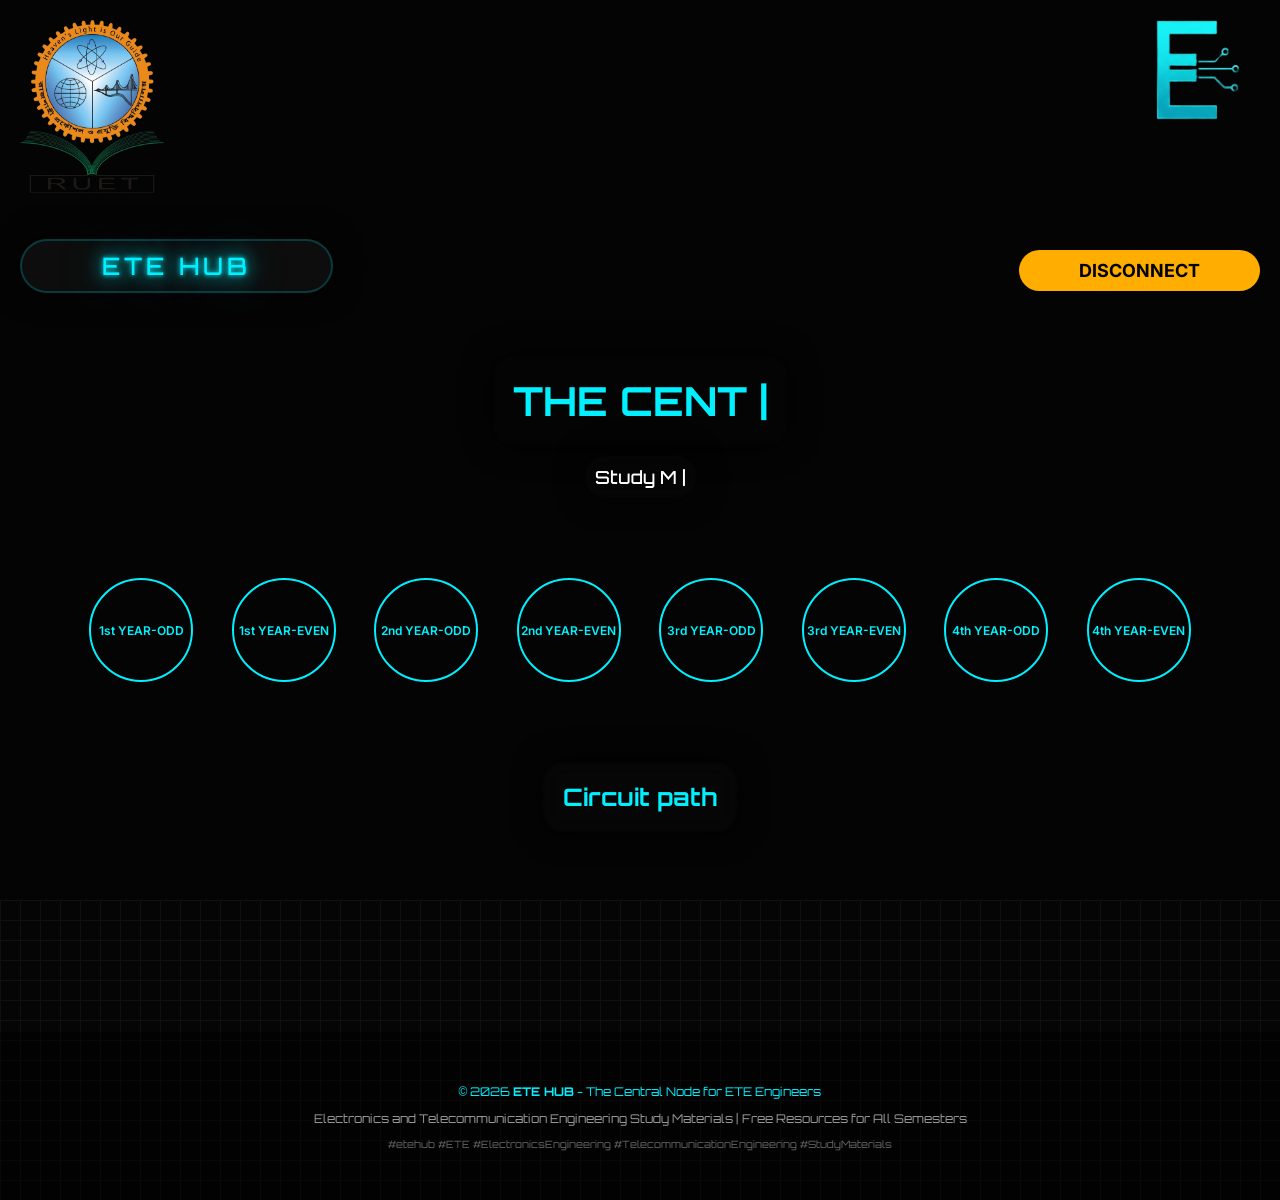
<file: index.html>
<!doctype html>
<html lang="en">
  <head>
    <meta charset="UTF-8" />
    <meta name="viewport" content="width=device-width, initial-scale=1.0" />
    <title>
      ETE HUB - Electronics and Telecommunication Engineering Study Hub
    </title>
    <meta
      name="title"
      content="ETE HUB - Electronics and Telecommunication Engineering Study Hub"
    />
    <meta
      name="description"
      content="ETE HUB is the ultimate study resource for Electronics and Telecommunication Engineering students. Access free study materials, lecture notes, textbooks, and question banks for all semesters from 1st year to 4th year."
    />
    <meta
      name="keywords"
      content="ete hub, ETE HUB, etehub, electronics engineering, telecommunication engineering, ETE study materials, engineering notes, circuit theory, digital electronics, analog electronics, ETE books, ETE question bank, ETE notes, electrical engineering, engineering hub"
    />
    <meta name="robots" content="index, follow" />
    <meta name="language" content="English" />
    <meta name="author" content="ETE HUB" />
    <meta property="og:type" content="website" />
    <meta
      property="og:url"
      content="https://shaikh-dotcom.github.io/Meteoric/"
    />
    <meta
      property="og:title"
      content="ETE HUB - Electronics and Telecommunication Engineering Study Hub"
    />
    <meta
      property="og:description"
      content="Free study materials, notes, books, and question banks for ETE students from 1st to 4th year"
    />
    <meta
      property="og:image"
      content="https://shaikh-dotcom.github.io/Meteoric/assests/E-logo-removebg-preview.png"
    />
    <meta property="twitter:card" content="summary_large_image" />
    <meta
      property="twitter:url"
      content="https://shaikh-dotcom.github.io/Meteoric/"
    />
    <meta
      property="twitter:title"
      content="ETE HUB - Electronics and Telecommunication Engineering Study Hub"
    />
    <meta
      property="twitter:description"
      content="Free study materials, notes, books, and question banks for ETE students"
    />
    <meta
      property="twitter:image"
      content="https://shaikh-dotcom.github.io/Meteoric/assests/E-logo-removebg-preview.png"
    />
    <link rel="canonical" href="https://shaikh-dotcom.github.io/Meteoric/" />
    <link
      rel="icon"
      type="image/png"
      href="assests/E-logo-removebg-preview.png"
    />
    <link rel="stylesheet" href="style.css" />
    <link rel="preconnect" href="https://fonts.googleapis.com" />
    <link rel="preconnect" href="https://fonts.gstatic.com" crossorigin />
    <link
      href="https://fonts.googleapis.com/css2?family=Inter:wght@400;600;700&family=Orbitron:wght@500;700&display=swap"
      rel="stylesheet"
    />
    <script type="application/ld+json">
      {
        "@context": "https://schema.org",
        "@type": "EducationalOrganization",
        "name": "ETE HUB",
        "alternateName": ["ete hub", "etehub", "ETE Hub"],
        "url": "https://shaikh-dotcom.github.io/Meteoric/",
        "logo": "https://shaikh-dotcom.github.io/Meteoric/assests/E-logo-removebg-preview.png",
        "description": "The central hub for Electronics and Telecommunication Engineering students. Free study materials, notes, textbooks, and question banks from 1st to 4th year.",
        "educationalLevel": "Higher Education",
        "knowsAbout": [
          "Electronics Engineering",
          "Telecommunication Engineering",
          "Circuit Theory",
          "Digital Electronics",
          "Analog Electronics",
          "Electrical Circuits",
          "Physics for Engineers",
          "Engineering Mathematics"
        ]
      }
    </script>
  </head>
  <body>
    <video
      loop
      muted
      playsinline
      class="video-desktop"
      id="video-desktop"
      preload="none"
      poster="data:image/svg+xml,%3Csvg xmlns='http://www.w3.org/2000/svg' viewBox='0 0 1920 1080'%3E%3Crect fill='%23050505' width='1920' height='1080'/%3E%3C/svg%3E"
    >
      <source
        src="assests/2792370-hd_1920_1080_30fps-compresed.mp4"
        type="video/mp4"
      />
    </video>
    <script>
      window.addEventListener("load", function () {
        const video = document.getElementById("video-desktop");
        video.load();
        video.play().catch((e) => console.log("Video autoplay prevented"));
      });
      function toggleVideo() {
        const video = document.getElementById("video-desktop");
        if (video.paused) {
          video.play();
          document.querySelector(".button").textContent = "DISCONNECT";
        } else {
          video.pause();
          document.querySelector(".button").textContent = "CONNECT";
        }
      }
    </script>
    <header class="brand">
      <img
        src="assests/Whats-App-Image-2025-11-13-at-9-35-35-PM-removebg-preview.png"
        class="brand-logo"
        alt="Brand Logo"
      />
      <img
        src="assests/E-logo-removebg-preview.png"
        class="ete-logo"
        alt="ETE Hub Logo"
      />
    </header>
    <header class="header">
      <div class="logo">ETE HUB</div>
      <nav class="search-bar">
        <button class="button" onclick="toggleVideo()">DISCONNECT</button>
      </nav>
    </header>
    <main class="page">
      <div class="heading">
        <span
          class="typeWriter"
          data-text='["THE CENTRAL NODE FOR ETE ENGINEERS"]'
          data-max="0.6"
          data-speed="2"
          data-start="500"
        ></span>
      </div>
      <div class="top-para">
        <span
          class="typeWriter"
          data-text='[" Study Materials, Schematics, and Archives. From 1st Year Odd to 4th Year Even Semester"]'
          data-max="0.6"
          data-speed="2"
          data-start="500"
        ></span>
      </div>
      <nav class="round-card desktop only">
        <div class="round-card-one" onclick="loadSemester('1-odd', this)">
          1st YEAR-ODD
        </div>
        <div class="round-card-two" onclick="loadSemester('1-even', this)">
          1st YEAR-EVEN
        </div>
        <div class="round-card-three" onclick="loadSemester('2-odd', this)">
          2nd YEAR-ODD
        </div>
        <div class="round-card-four" onclick="loadSemester('2-even', this)">
          2nd YEAR-EVEN
        </div>
        <div class="round-card-five" onclick="loadSemester('3-odd', this)">
          3rd YEAR-ODD
        </div>
        <div class="round-card-six" onclick="loadSemester('3-even', this)">
          3rd YEAR-EVEN
        </div>
        <div class="round-card-seven" onclick="loadSemester('4-odd', this)">
          4th YEAR-ODD
        </div>
        <div class="round-card-eight" onclick="loadSemester('4-even', this)">
          4th YEAR-EVEN
        </div>
      </nav>
      <div class="radial-menu-container mobile-only">
        <div class="radial-trigger" onclick="toggleMenu()">
          <div class="trigger-icon">⚡</div>
          <div class="trigger-text">SEMESTERS</div>
        </div>
        <div class="radial-items">
          <div
            class="radial-item"
            style="--i: 0"
            onclick="selectSemesterMobile('1-odd', this)"
          >
            1-1
          </div>
          <div
            class="radial-item"
            style="--i: 1"
            onclick="selectSemesterMobile('1-even', this)"
          >
            1-2
          </div>
          <div
            class="radial-item"
            style="--i: 2"
            onclick="selectSemesterMobile('2-odd', this)"
          >
            2-1
          </div>
          <div
            class="radial-item"
            style="--i: 3"
            onclick="selectSemesterMobile('2-even', this)"
          >
            2-2
          </div>
          <div
            class="radial-item"
            style="--i: 4"
            onclick="selectSemesterMobile('3-odd', this)"
          >
            3-1
          </div>
          <div
            class="radial-item"
            style="--i: 5"
            onclick="selectSemesterMobile('3-even', this)"
          >
            3-2
          </div>
          <div
            class="radial-item"
            style="--i: 6"
            onclick="selectSemesterMobile('4-odd', this)"
          >
            4-1
          </div>
          <div
            class="radial-item"
            style="--i: 7"
            onclick="selectSemesterMobile('4-even', this)"
          >
            4-2
          </div>
        </div>
      </div>
      <h2 class="card-name" id="semester-title">Circuit path</h2>
      <div class="card" id="subject-container"></div>
    </main>
    <div class="pop-up" id="pop-up-materials">
      <div class="pop-up-box">
        <div class="pop-up-header">
          <h2 class="pop-up-tittle">Engineering Graphics and Design</h2>
          <button class="close-btn" onclick="closeModal()">✖</button>
        </div>
        <div class="pop-up-tab">
          <button class="tab-btn active" onclick="switchTab('books', this)">
            BOOKS
          </button>
          <button class="tab-btn" onclick="switchTab('notes', this)">
            NOTES
          </button>
          <button class="tab-btn" onclick="switchTab('questions', this)">
            QUESTION BANK
          </button>
        </div>
        <div class="pop-up-body">
          <div id="books" class="tab-content active-content"></div>
          <div id="notes" class="tab-content"></div>
          <div id="questions" class="tab-content"></div>
        </div>
      </div>
    </div>
    <div class="pdf" id="pdf">
      <div id="pdf-modal" class="modal-overlay">
        <div class="pdf-box">
          <div class="modal-header">
            <h2 id="pdf-preview-title" class="modal-title">DOC TITLE</h2>
            <button class="close-btn" onclick="closePdfModal()">✖</button>
            <a
              class="expand-btn"
              id="expand-link"
              href="#"
              target="_blank"
              title="Open in Google Drive"
              >⛶</a
            >
          </div>
          <div class="pdf-body">
            <iframe id="pdf-iframe" src=""></iframe>
          </div>
          <div class="pdf-footer">
            <a id="pdf-download-btn" href="#" download class="connect-btn"
              >Download PDF</a
            >
          </div>
        </div>
      </div>
    </div>
    <section style="position: absolute; left: -9999px; top: -9999px">
      <h1>
        ETE HUB - The Complete Study Hub for Electronics and Telecommunication
        Engineering
      </h1>
      <h2>Free ETE Study Materials, Notes, Books and Question Banks</h2>
      <p>
        Welcome to ETE HUB, the ultimate online resource for Electronics and
        Telecommunication Engineering students. Access comprehensive study
        materials including textbooks, lecture notes, previous year question
        papers, and examination resources for all eight semesters.
      </p>
      <h3>What is ETE HUB?</h3>
      <p>
        ETE HUB is a centralized platform providing free educational resources
        for Electronics and Telecommunication Engineering (ETE) students.
        Whether you're in 1st year or 4th year, find all your study materials in
        one place.
      </p>
      <h3>Available Resources</h3>
      <p>
        Circuit Theory, Electrical Circuits, Digital Electronics, Analog
        Electronics, Microprocessors, Communication Systems, Signal Processing,
        Control Systems, Electronic Devices, Network Analysis, Electromagnetic
        Theory, and more.
      </p>
      <h3>Semester-wise Materials</h3>
      <ul>
        <li>
          1st Year Odd Semester - Engineering Graphics, Circuit Theory, Physics,
          Mathematics, Programming
        </li>
        <li>
          1st Year Even Semester - Analog Electronics, Digital Electronics,
          Electrical Machines
        </li>
        <li>
          2nd Year Odd Semester - Advanced Electronics, Communication, Networks
        </li>
        <li>
          2nd Year Even Semester - Microprocessors, Signal Processing, Control
          Systems
        </li>
        <li>
          3rd Year Odd Semester - Advanced Communication, VLSI Design, Embedded
          Systems
        </li>
        <li>
          3rd Year Even Semester - Wireless Communication, Optical Fiber,
          Microwave Engineering
        </li>
        <li>4th Year Odd Semester - Advanced Topics, Projects, Electives</li>
        <li>
          4th Year Even Semester - Final Year Projects, Industrial Training
        </li>
      </ul>
      <p>
        ETE HUB, ete hub, etehub - Your one-stop destination for all ETE
        engineering study needs. Free download of books, notes, question banks,
        and previous year papers.
      </p>
    </section>
    <footer
      style="
        text-align: center;
        padding: 40px 20px;
        color: #00f0ff;
        font-family: &quot;Orbitron&quot;, sans-serif;
        font-size: 12px;
        background: rgba(0, 0, 0, 0.5);
        margin-top: 60px;
      "
    >
      <p>
        © 2026 <strong>ETE HUB</strong> - The Central Node for ETE Engineers
      </p>
      <p style="margin-top: 10px; color: rgba(255, 255, 255, 0.6)">
        Electronics and Telecommunication Engineering Study Materials | Free
        Resources for All Semesters
      </p>
      <p
        style="
          margin-top: 10px;
          font-size: 10px;
          color: rgba(255, 255, 255, 0.4);
        "
      >
        #etehub #ETE #ElectronicsEngineering #TelecommunicationEngineering
        #StudyMaterials
      </p>
    </footer>
    <script
      defer
      src="assests/TypeLighterJS-Typewriter-master/typelighter.min.js"
    ></script>
    <script defer src="script.js"></script>
  </body>
</html>
</file>
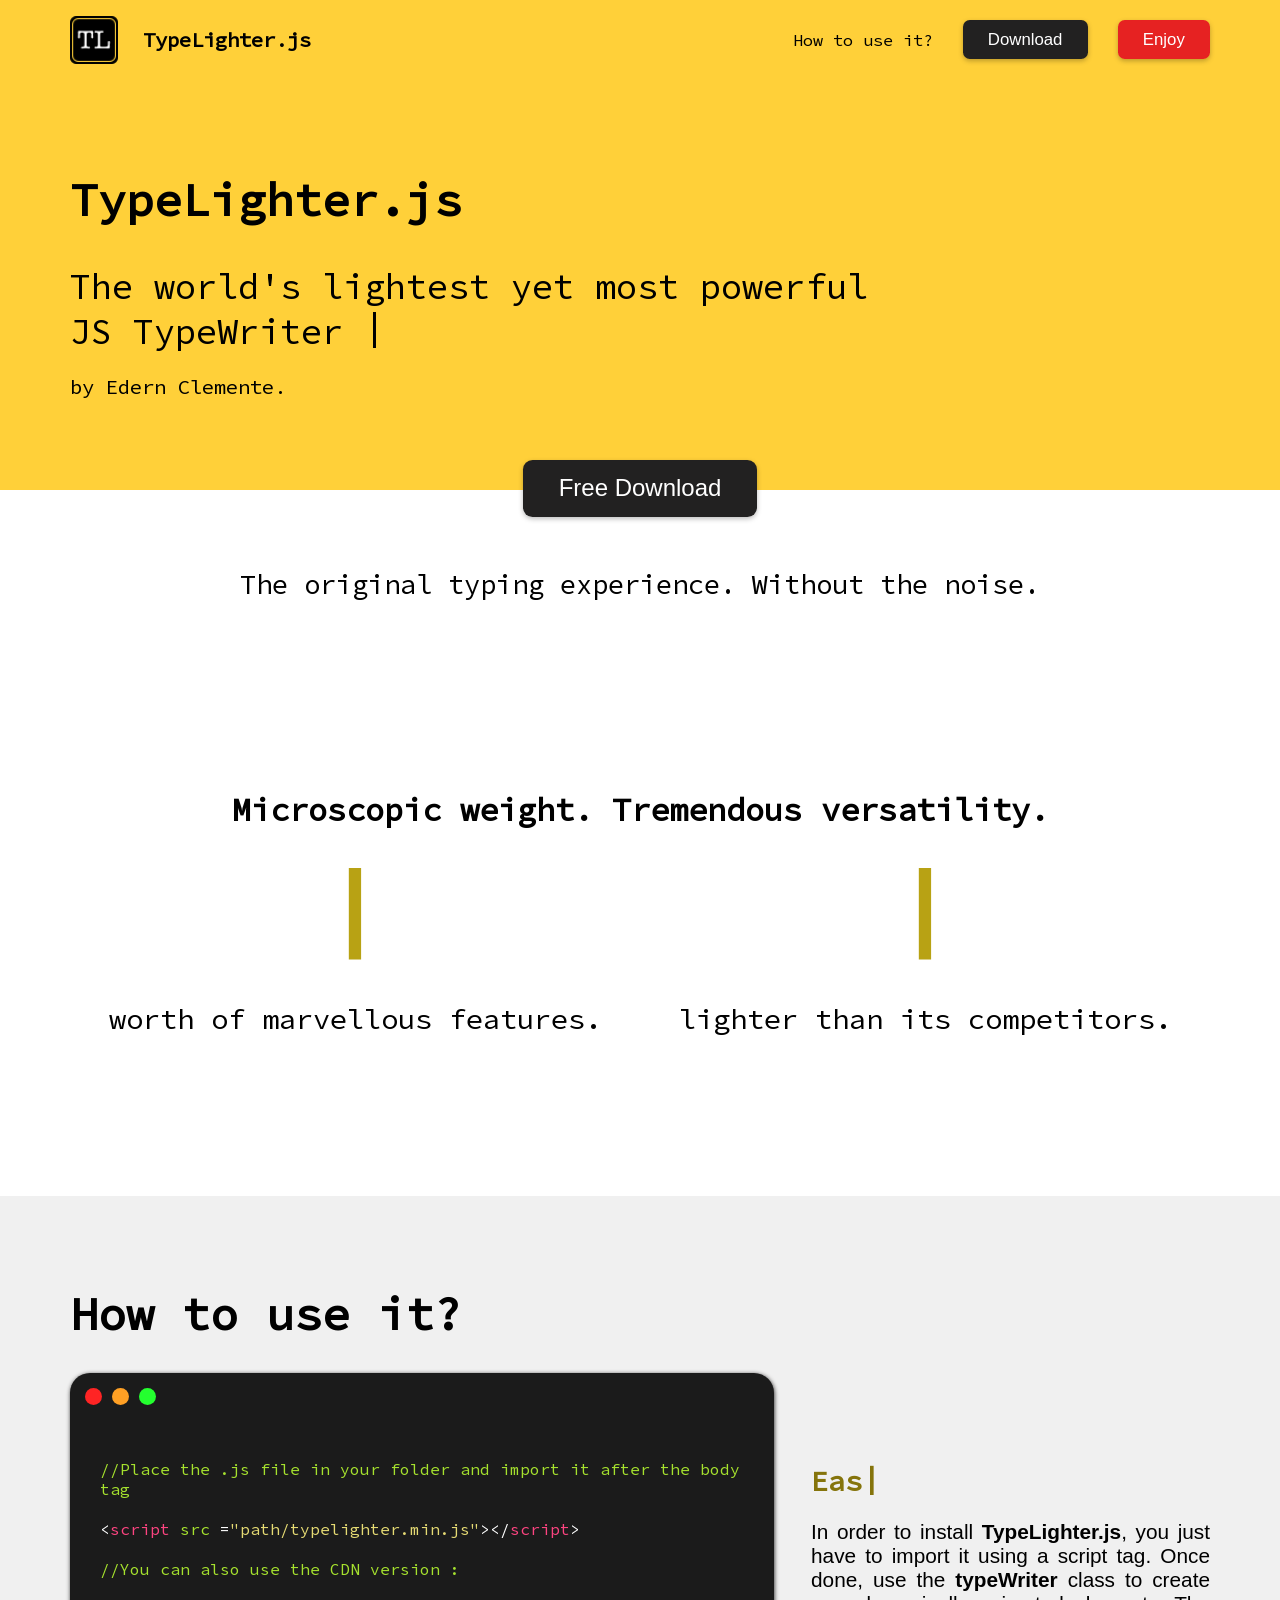
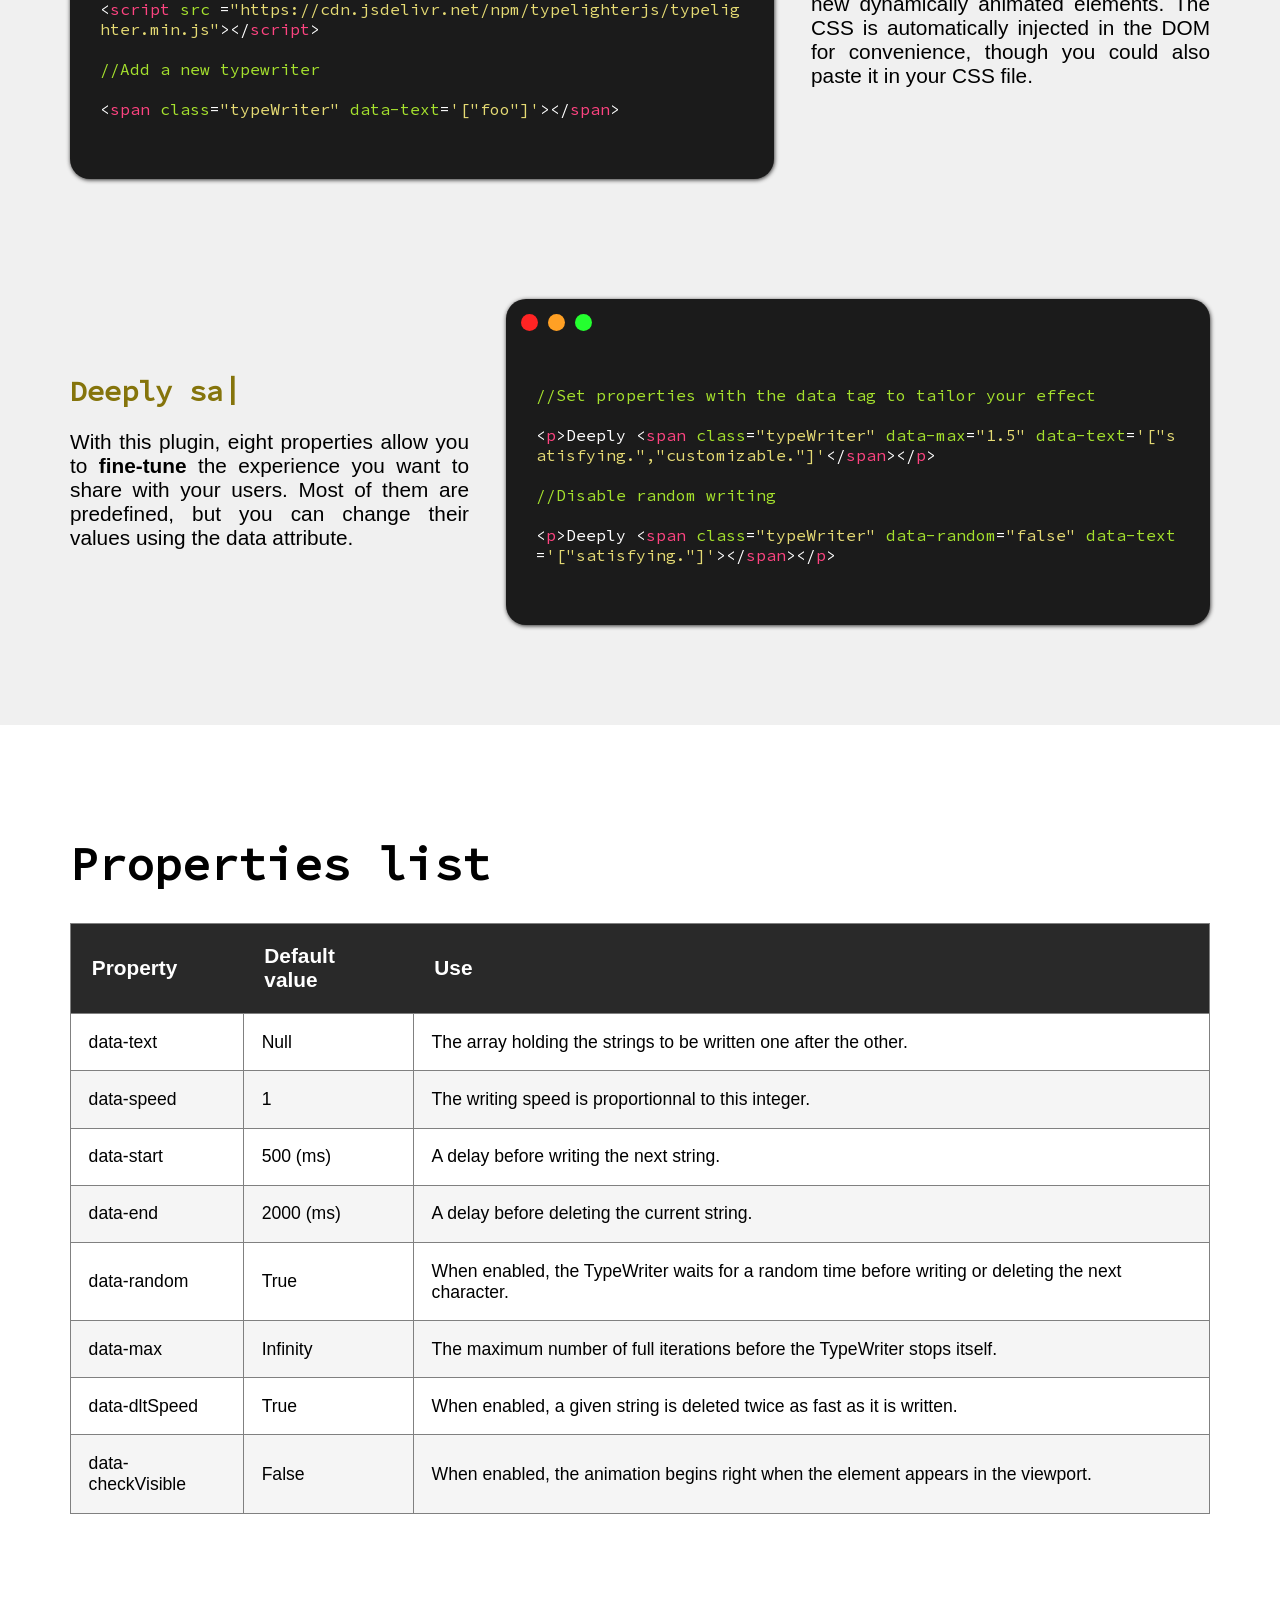
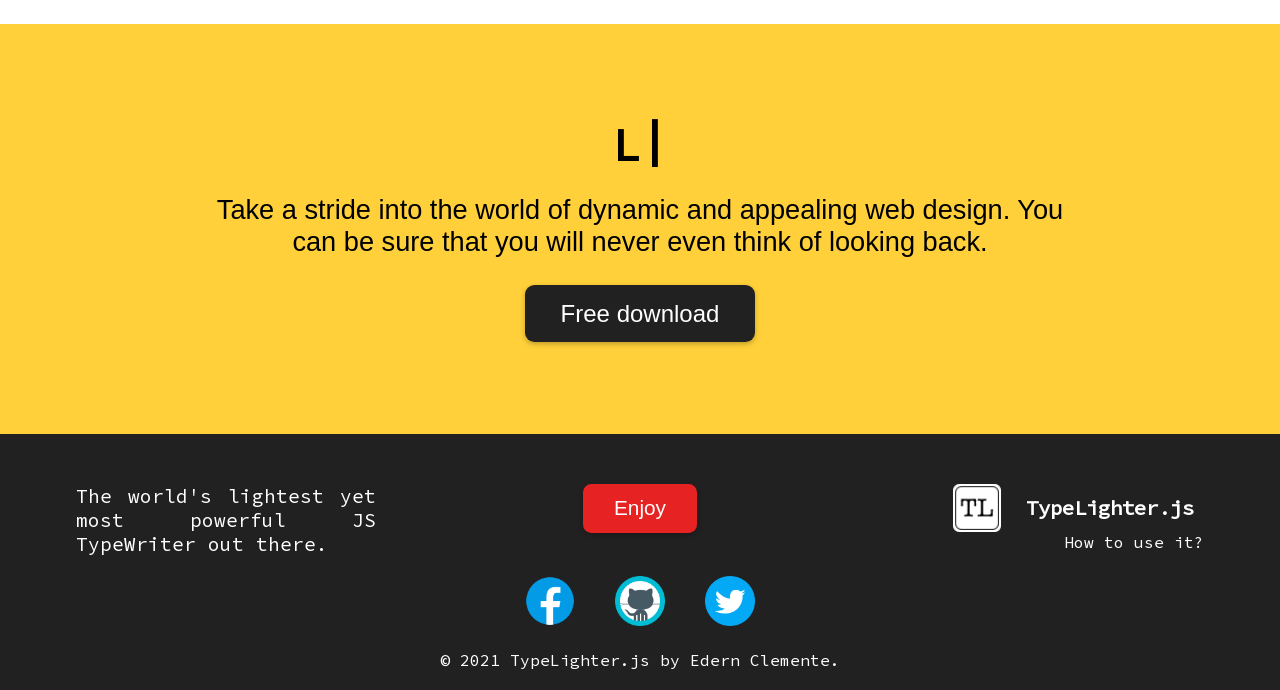
<file: TypeLighterJS-Typewriter-master/examples/example 1/index.html>
<!DOCTYPE html>
<!--/
╔╦╦╦═╦╗╔═╦═╦══╦═╗
║║║║╩╣╚╣═╣║║║║║╩╣
╚══╩═╩═╩═╩═╩╩╩╩═╝
/-->
<html lang="en">

<head>
    <meta charset="utf-8">
    <meta name="viewport" content="width=device-width" , initial-scale=1.0 />
    <title>TypeLighter.js | The world's lightest yet most powerful JS Typewriter</title>
    <meta name="description" content="Take a stride into the world of dynamic and appealing JS TypeWriters. You can be sure that you will never even think of looking back." />
    <meta name="language" content="en" />
    <link rel="stylesheet" href="css/style.min.css">

    <!--favicon part-->
    <link rel="icon" type="image/x-icon" href="favicon.ico">		
    <meta name="msapplication-TileColor" content="#0c2644">
    <meta name="theme-color" content="#f5f5f5">
</head>

<body>
    <header>
        <div class="navbar">
            <div class="navbar-brand">
                <img src="images/logoTypeLighter.js.png" alt="Logo">
                <p><strong>TypeLighter.js</strong></p>
            </div>
            <nav class="navbar-nav">
                <ul>
                    <li><a href="#howtouse">How to use it?</a></li>
                    <li><a href="https://github.com/EdernClemente/TypeLighterJS/archive/master.zip" class="btn-fill btn-black">Download</a></li>
                    <li><a href="#" class="btn-fill btn-red">Enjoy</a></li>
                </ul>
            </nav>
        </div>
    </header>
    <section>
        <div class="bg-yellow">
            <div class="container">
                <h1>TypeLighter.js</h1>
                <p>The world's lightest yet most powerful JS TypeWriter<span class="typeWriter" data-start="1500" data-speed="1.5" data-max="2.5" data-text='[" out there.", " of the world."]'></span></p>
                <p class="sign">by Edern Clemente.</p>
            </div>
        </div>
        <div class="container flex-center">
            <a href="https://github.com/EdernClemente/TypeLighterJS/archive/master.zip" class="btn-fill btn-black btn-big relative">Free Download</a>
            <p>The original typing experience. Without the noise.</p>
        </div>
    </section>
    
    <section class="container number-part">
        <h3 class="txt-center"><strong>Microscopic weight. Tremendous versatility.</strong></h3>
        <div class="column-wrap">
            <div class="column w-50">
                <p class="key-number"><strong><span class="typeWriter" data-checkVisible="true" data-start="500" data-max="0.5" data-text='["1.04kB"]'></span></strong></p>
                <p>worth of marvellous features.</p>
            </div>
            <div class="column w-50">
                <p class="key-number"><strong><span class="typeWriter" data-checkVisible="true" data-start="500" data-max="0.5" data-text='["12x"]'></span></strong></p>
                <p>lighter than its competitors.</p>
            </div>
        </div>
    </section>
    <section class="bg-gray" id="howtouse">
        <div class="container">
            <h2>How to use it?</h2>
            <div class="column-wrap">
                <div class="column w-65">
                    <div class="console">
                        <div>
                            <span class="dot red-dot"></span>
                            <span class="dot orange-dot"></span>
                            <span class="dot green-dot"></span>
                        </div>
                        <p><span class="green">//Place the .js file in your folder and import it after the body tag</span><br><br>
                            &#60;<span class="red">script</span><span class="green"> src</span> =<span class="orange">&#34;path/typelighter.min.js&#34;</span>&#62;&#60;/<span class="red">script</span>&#62;<br><br>
                            <span class="green">//You can also use the CDN version :</span><br><br>
                            &#60;<span class="red">script</span><span class="green"> src</span> =<span class="orange">&#34;https://cdn.jsdelivr.net/npm/typelighterjs/typelighter.min.js&#34;</span>&#62;&#60;/<span class="red">script</span>&#62;<br><br>
                            <span class="green">//Add a new typewriter</span><br><br>
                            &#60;<span class="red">span</span> <span class="green">class</span>=<span class="orange">&#34;typeWriter&#34;</span> <span class="green">data-text</span>=<span class="orange">'["foo"]'</span>&#62;&#60;/<span class="red">span</span>&#62;</p>
                    </div>
                </div>
                <div class="column w-35 vertical-align">
                    <h4><span class="typeWriter" data-checkVisible="true" data-speed="2" data-start="500" data-max="0.5" data-text='["Easy to install."]'></span></h4>
                    <p>In order to install <strong>TypeLighter.js</strong>, you just have to import it using a script tag. Once done, use the <strong>typeWriter</strong> class to create new dynamically animated elements. The CSS is automatically injected in the DOM for convenience, though you could also paste it in your CSS file.</p>
                </div>
            </div>
            <div class="column-wrap">
                <div class="column w-35 vertical-align">
                    <h4>Deeply <span class="typeWriter" data-checkVisible="true" data-speed="2" data-start="500" data-max="1.5" data-text='["satisfying.", "customizable."]'></span></h4>
                    <p>With this plugin, eight properties allow you to <strong>fine-tune</strong> the experience you want to share with your users. Most of them are predefined, but you can change their values using the data attribute.</p>
                </div>
                <div class="column w-65">
                    <div class="console align-right">
                        <div>
                            <span class="dot red-dot"></span>
                            <span class="dot orange-dot"></span>
                            <span class="dot green-dot"></span>
                        </div>
                        <p><span class="green">//Set properties with the data tag to tailor your effect</span><br><br>
                            &#60;<span class="red">p</span>&#62;Deeply &#60;<span class="red">span</span> <span class="green">class</span>=<span class="orange">&#34;typeWriter&#34;</span> <span class="green">data-max</span>=<span class="orange">"1.5"</span> <span class="green">data-text</span>=<span class="orange">'["satisfying.","customizable."]'</span>&#60;/<span class="red">span</span>&#62;&#60;/<span class="red">p</span>&#62;<br><br>
                            <span class="green">//Disable random writing</span><br><br>
                            &#60;<span class="red">p</span>&#62;Deeply &#60;<span class="red">span</span> <span class="green">class</span>=<span class="orange">&#34;typeWriter&#34;</span> <span class="green">data-random</span>=<span class="orange">&#34;false&#34;</span> <span class="green">data-text</span>=<span class="orange">'["satisfying."]'</span>&#62;&#60;/<span class="red">span</span>&#62;&#60;/<span class="red">p</span>&#62;
                        </p>
                    </div>
                </div>
            </div>
        </div>
    </section>
    <section class="container table-part">
        <h2>Properties list</h2>
        <table>
            <thead>
                <tr>
                    <th>Property</th>
                    <th>Default value</th>
                    <th>Use</th>
                </tr>
            </thead>
            <tbody>
                <tr>
                    <td>data-text</td>
                    <td>Null</td>
                    <td>The array holding the strings to be written one after the other.</td>
                </tr>
                <tr>
                    <td>data-speed</td>
                    <td>1</td>
                    <td>The writing speed is proportionnal to this integer.</td>
                </tr>
                <tr>
                    <td>data-start</td>
                    <td>500 (ms)</td>
                    <td>A delay before writing the next string.</td>
                </tr>
                <tr>
                    <td>data-end</td>
                    <td>2000 (ms)</td>
                    <td>A delay before deleting the current string.</td>
                </tr>
                <tr>
                    <td>data-random</td>
                    <td>True</td>
                    <td>When enabled, the TypeWriter waits for a random time before writing or deleting the next character.</td>
                </tr>
                <tr>
                    <td>data-max</td>
                    <td>Infinity</td>
                    <td>The maximum number of full iterations before the TypeWriter stops itself.</td>
                </tr>
                <tr>
                    <td>data-dltSpeed</td>
                    <td>True</td>
                    <td>When enabled, a given string is deleted twice as fast as it is written.</td>
                </tr>
                <tr>
                    <td>data-checkVisible</td>
                    <td>False</td>
                    <td>When enabled, the animation begins right when the element appears in the viewport.</td>
                </tr>
            </tbody>
        </table>
    </section>
    <section class="bg-yellow flex-center market-part">
        <h2><span class="typeWriter" data-checkVisible="true" data-speed="2" data-start="500" data-max="0.5" data-text='["Let&#39s get started"]'></span></h2>
        <p>Take a stride into the world of dynamic and appealing web design. You can be sure that you will never even think of looking back.</p>
        <a href="https://github.com/EdernClemente/TypeLighterJS/archive/master.zip" class="btn-fill btn-black btn-big">Free download</a>
    </section>
    <footer>
        <div class="container">
            <div class="column-wrap">
                <div class="column w-33 footer-paragraph">
                    <p>The world's lightest yet most powerful JS TypeWriter out there.</p>
                </div>
                <div class="column w-33">
                    <a href="#" class="btn-fill btn-red">Enjoy</a>
                </div>
                <div class="column w-33 flex-end">
                    <div>
                        <img src="images/logoTypeLighter.js.white.png" alt="White logo">
                        <p><strong>TypeLighter.js</strong></p>
                    </div>
                    <a href="#howtouse">How to use it?</a>
                </div>
            </div>
            <div class="social-network">
                <a href="#"><img src="images/facebook.png" alt="logo"></a>
                <a href="https://github.com/EdernClemente"><img src="images/github.png" alt="logo"></a>
                <a href="#"><img src="images/twitter.png" alt="logo"></a>
            </div>
            <p>© 2021 TypeLighter.js by Edern Clemente.</p>
        </div>
    </footer>
</body>
<script src="js/typelighter.min.js"></script>
</html>
</file>
<file: style.css>
body {
  height: 100vh;
  padding: 0;
  margin: 0;
  background:
    linear-gradient(to right, #101010 1px, transparent 1px),
    linear-gradient(to bottom, #101010 1px, transparent 1px);
  background-size: 20px 20px;
  background-color: #050505;
}
.header {
  display: grid;
  color: white;
  grid-template-columns: auto auto;
  align-items: center;
  justify-content: space-between;
  padding-left: 20px;
  margin-bottom: 40px;
}
.search-bar {
  display: grid;
  grid-template-columns: auto auto;
  column-gap: 20px;
  padding-top: 60px;
}
.logo {
  font-family: "Orbitron", sans-serif;
  font-size: 24px;
  letter-spacing: 4px;
  text-transform: uppercase;
  font-weight: 500;
  color: #00f0ff;
  text-shadow:
    0 0 5px #00f0ff,
    0 0 20px #00f0ff,
    0 0 40px rgba(0, 240, 255, 0.5);
  background-color: rgb(255, 255, 255, 0.01);
  padding: 10px 80px;
  border: 2px solid rgba(0, 240, 255, 0.2);
  background: rgba(20, 20, 20, 0.6);
  backdrop-filter: blur(10px);
  border-radius: 100px;
  box-shadow: 0 0 30px rgba(0, 0, 0, 0.8);
  animation: electric-pulse 4s infinite ease-in-out;
}
.video-desktop {
  position: fixed;
  top: 0;
  left: 0;
  width: 100%;
  height: 100%;
  object-fit: cover;
  z-index: -1;
  filter: brightness(75%);
  transition: opacity 0.5s ease;
}
.button {
  background-color: #ffae00;
  padding: 10px 60px;
  transform: translateY(-25px);
  border-radius: 100px;
  font-size: 18px;
  font-family: "inter", sans-serif;
  font-weight: 700;
  transition: all 0.2s ease-in-out;
  border: none;
}
.button:hover {
  background-color: #ffbe33;

  box-shadow: 0 0 25px rgba(255, 174, 0, 0.6);
}
.heading {
  color: #00f0ff;
  font-family: "Orbitron", sans-serif;
  font-size: 40px;
  text-align: center;
  padding: 20px;
  font-weight: 700;
  animation: electric-pulse 4s infinite;
  width: fit-content;
  margin: 0 auto;
  background-color: transparent;
  backdrop-filter: blur(5px);
  border: none;
  border-radius: 20px;
  box-shadow: 0 0 30px rgba(0, 0, 0, 0.8);
  margin-bottom: 10px;
  max-width: 80%;
}
.top-para {
  color: white;
  text-align: center;
  font-family: "Orbitron", sans-serif;
  font-weight: 500;
  font-size: 18px;
  background-color: rgb(255, 255, 255, 0.01);
  backdrop-filter: blur(10px);
  border-radius: 20px;
  box-shadow: 0 0 30px rgba(0, 0, 0, 0.8);
  width: fit-content;
  margin: 0 auto;
  padding: 10px;
  max-width: 80%;
}
a {
  text-decoration: none;
  color: white;
  font-size: 12px;
  font-family: "Inter", sans-serif;
  font-weight: 600;
}
.round-card {
  display: grid;
  padding: 80px;
  grid-template-columns: repeat(auto-fit, minmax(100px, 2fr));
  gap: 20px;
  justify-items: center;
  justify-content: center;
  align-items: center;
}
.round-card > * {
  text-decoration: none;
  color: white;
  font-size: 12px;
  font-family: "Inter", sans-serif;
  font-weight: 600;
  width: 100px;
  height: 100px;
  border-radius: 50%;
  background-color: transparent;
  color: #00f2ff;
  backdrop-filter: blur(8px);
  display: grid;
  justify-content: center;
  align-items: center;
  border: 2px solid rgba(0, 240, 255, 1);
  transition: all 0.2s ease-in-out;
  z-index: 2;
}
.round-card > *:hover {
  transform: scale(1.1);
  border: 1px solid #00f0ff;
  box-shadow:
    0 0 8px rgba(0, 240, 255, 0.6),
    0 0 15px rgba(0, 240, 255, 0.3);
  background-color: rgba(0, 240, 255, 0.1);
  color: #00f0ff;
  cursor: pointer;
}
.round-card > *.active {
  background-color: #00f2ff;
  color: #000;
  box-shadow: 0 0 20px rgba(0, 242, 255, 0.6);
  border-color: #181212;
}
.round-card > *.active a {
  color: #000000 !important;
  font-weight: 700;
}
.card-name {
  color: #00f0ff;
  font-family: "Orbitron", sans-serif;
  display: grid;
  justify-items: center;
  animation: electric-pulse 4s infinite ease-in-out;
  background-color: rgb(255, 255, 255, 0.01);
  backdrop-filter: blur(10px);
  border-radius: 20px;
  box-shadow: 0 0 30px rgba(0, 0, 0, 0.8);
  width: fit-content;
  margin: 0 auto;
  padding: 20px;
  max-width: 80%;
}
.card {
  display: grid;
  grid-template-columns: 2fr;
  padding: 70px;
  color: #ffffff;
  font-family: "Inter", sans-serif;
  row-gap: 30px;
  font-size: 16px;
  font-weight: 600;
  text-align: center;
  justify-content: center;
  align-items: center;
  column-gap: 20px;
}
.card > * {
  color: #00f0ff;
  display: grid;
  height: 250px;
  background-color: rgba(255, 255, 255, 0.05);
  justify-content: center;
  align-items: center;
  border-radius: 20px;
  backdrop-filter: blur(10px);
  border: 2px solid rgba(0, 240, 255, 1);
  transition: all 0.2s ease-in-out;
  padding: 10px;
}
.card > *:hover {
  transform: scale(1.1);
  border: 1px solid #00f0ff;
  box-shadow:
    0 0 8px rgba(0, 240, 255, 0.6),
    0 0 15px rgba(0, 240, 255, 0.3);
  background-color: rgba(0, 240, 255, 0.1);
  color: #e0ffff;
  cursor: pointer;
}
.card > *:active {
  border: 1px solid #00f0ff;
  box-shadow:
    0 0 8px rgba(0, 240, 255, 0.8),
    0 0 20px rgba(0, 240, 255, 0.4),
    0 0 30px rgba(0, 240, 255, 0.2);
  background-color: rgba(0, 240, 255, 0.15);
  color: #ffffff;
}
.brand {
  display: grid;
  grid-template-columns: auto auto;
  justify-content: space-between;
  align-items: start;
  padding: 20px;
}
.ete-logo {
  height: 100px;
  padding: 0 20px 20px 20px;
}
.brand-logo {
  height: 175px;
}
.pop-up {
  display: none;
  position: fixed;
  top: 0;
  left: 0;
  width: 100%;
  height: 100%;
  background: rgba(0, 0, 0, 0.9);
  backdrop-filter: blur(8px);
  z-index: 2000;
  justify-content: center;
  align-items: center;
  animation: fadeIn 0.3s ease-in-out;
}
.pop-up-box {
  display: flex;
  flex-direction: column;
  overflow: hidden;
  background: rgba(255, 255, 255, 0.05);
  width: 90%;
  height: 60vh;
  max-width: 600px;
  border: 1px solid #00f0ff;
  border-radius: 15px;
  box-shadow: 0 0 50px rgba(0, 240, 255, 0.2);
}
.pop-up-header {
  padding: 20px;
  border-bottom: 1px solid rgba(0, 240, 255, 0.3);
  display: flex;
  justify-content: space-between;
  align-items: center;
  background: linear-gradient(90deg, rgba(0, 240, 255, 0.1), transparent);
}
.pop-up-tittle {
  font-family: "Orbitron", sans-serif;
  font-size: 18px;
  margin: 0;
  color: #fff;
}
.close-btn {
  background: transparent;
  border: 1px solid #ff0055;
  color: #ff0055;
  width: 30px;
  height: 30px;
  border-radius: 5px;
  cursor: pointer;
  font-weight: bold;
}
.close-btn:hover {
  background: #ff0055;
  color: white;
}
.pop-up-tab {
  display: flex;
  background: rgba(0, 0, 0, 0.5);
}

.tab-btn {
  flex: 1;
  padding: 15px;
  background: transparent;
  border: none;
  border-bottom: 2px solid transparent;
  color: rgba(255, 255, 255, 0.5);
  font-family: "Orbitron", sans-serif;
  cursor: pointer;
}

.tab-btn.active {
  color: #00f0ff;
  border-bottom: 2px solid #00f0ff;
  background: rgba(0, 240, 255, 0.1);
}
.pop-up-body {
  flex: 1;
  padding: 20px;
  min-height: 0;
  max-height: none;
  overflow-y: auto;
}
.tab-content {
  display: none;
  animation: slideUp 0.3s ease;
}
.active-content {
  display: block;
}
.file-item {
  display: flex;
  justify-content: space-between;
  align-items: center;
  padding: 15px;
  margin-bottom: 10px;
  background: rgba(255, 255, 255, 0.05);
  border-radius: 8px;
  border: 1px solid rgba(255, 255, 255, 0.1);
}
.file-item:hover {
  border-color: #00f0ff;
}
.file-info {
  display: flex;
  align-items: center;
  gap: 10px;
  font-size: 14px;
  color: #ddd;
}
.file-icon {
  color: #00f0ff;
  font-weight: bold;
  border: 1px solid #00f0ff;
  padding: 2px 6px;
  border-radius: 4px;
  font-size: 10px;
}
.download-chip {
  background: #00f0ff;
  border: none;
  padding: 5px 10px;
  font-size: 10px;
  font-weight: bold;
  border-radius: 3px;
  cursor: pointer;
}
.download-chip:hover {
  background: white;
}
.pop-up-body::-webkit-scrollbar {
  width: 8px;
}
.pop-up-body::-webkit-scrollbar-track {
  background: rgba(0, 0, 0, 0.2);
  border-radius: 10px;
}
.pop-up-body::-webkit-scrollbar-thumb {
  background: rgba(0, 240, 255, 0.5);
  border-radius: 10px;
  border: 1px solid transparent;
  background-clip: content-box;
}
.pop-up-body::-webkit-scrollbar-thumb:hover {
  background: #00f0ff;
}
.pdf {
  display: none;
  position: fixed;
  top: 0;
  left: 0;
  width: 100%;
  height: 100%;
  background: rgba(0, 0, 0, 0.9);
  backdrop-filter: blur(8px);
  justify-content: center;
  align-items: center;
  animation: fadeIn 0.3s ease-in-out;
  z-index: 3000;
}
.pdf-box {
  display: flex;
  flex-direction: column;
  background: rgba(255, 255, 255, 0.05);
  width: 60vw;
  height: 90vh;
  border: 1px solid #00f0ff;
  border-radius: 15px;
  box-shadow: 0 0 50px rgba(0, 240, 255, 0.2);
}
.pdf-body {
  flex-grow: 1;
  position: relative;
  padding: 20px;
}
.modal-header {
  color: #ffffff;
  padding: 20px;
  border-bottom: 1px solid rgba(0, 240, 255, 0.3);
  display: grid;
  grid-template-columns: 1fr auto auto;
  column-gap: 20px;
  align-items: center;
  background: linear-gradient(90deg, rgba(0, 240, 255, 0.1), transparent);
}
.expand-btn {
  background: transparent;
  border: 1px solid #00f0ff;
  color: #00f0ff;
  width: 30px;
  height: 30px;
  border-radius: 5px;
  cursor: pointer;
  font-weight: bold;
  font-size: 18px;
  display: flex;
  align-items: center;
  justify-content: center;
  transition: all 0.3s ease;
}

.expand-btn:hover {
  background: #00f0ff;
  color: #000;
  box-shadow: 0 0 10px #00f0ff;
}
#pdf-iframe {
  width: 100%;
  height: 100%;
  border: none;
  display: block;
}
.pdf-footer {
  padding: 15px;
  background: #101010;
  border-top: 1px solid rgba(0, 240, 255, 0.2);
  display: flex;
  justify-content: center;
}
.desktop-only {
  display: grid;
}
.mobile-only {
  display: none;
}
@media (max-width: 768px) {
  .pop-up-box,
  .pdf-box {
    background: rgba(255, 255, 255, 0.05);
    width: 90%;
    max-width: 600px;
    height: 60vh;
    border: 1px solid #00f0ff;
    border-radius: 15px;
    box-shadow: 0 0 50px rgba(0, 240, 255, 0.2);
    display: flex;
    flex-direction: column;
    position: relative;
  }
  .pdf-box {
    height: 70vh;
  }
  #pdf-iframe {
    width: 100%;
    height: 100%;
    border: none;
    display: block;
  }
  .pdf-body {
    flex-grow: 1;
    padding: 0;
    position: relative;
    overflow: hidden;
  }
  .desktop-only {
    display: none;
  }
  .round-card {
    display: none;
    padding: 0;
  }
  .mobile-only {
    display: flex;
  }
  .radial-menu-container {
    position: relative;
    width: 100%;
    height: 130px;
    justify-content: center;
    align-items: center;
    margin-bottom: 20px;
    transition: height 0.4s cubic-bezier(0.175, 0.885, 0.32, 1.275);
  }
  .radial-menu-container.open {
    height: 380px;
  }
  .radial-trigger {
    --trigger-size: 90px;
    width: var(--trigger-size);
    height: var(--trigger-size);
    background: rgba(20, 20, 20, 0.8);
    border: 2px solid #00f0ff;
    border-radius: 50%;
    color: #00f0ff;
    display: flex;
    flex-direction: column;
    justify-content: center;
    align-items: center;
    cursor: pointer;
    z-index: 10;
    box-shadow: 0 0 20px rgba(0, 240, 255, 0.3);
    backdrop-filter: blur(10px);
    transition: all 0.3s ease;
    animation: electric-pulse 4s infinite ease-in-out;
  }
  .radial-trigger.active {
    background: #00f0ff;
    color: #000;
    box-shadow: 0 0 50px rgba(0, 240, 255, 0.8);
  }
  .trigger-icon {
    font-size: 24px;
    margin-bottom: 2px;
  }
  .trigger-text {
    font-family: "Orbitron", sans-serif;
    font-size: 10px;
    font-weight: 700;
  }

  .radial-items {
    position: absolute;
    width: 0;
    height: 0;
    display: flex;
    justify-content: center;
    align-items: center;
    pointer-events: none;
  }
  .radial-item {
    --radius: 110px; /* Distance from center */
    --angle: calc(360deg / 8 * var(--i));
    position: absolute;
    width: 70px;
    height: 70px;
    background: rgba(10, 10, 10, 0.9);
    border: 1px solid rgba(0, 240, 255, 0.5);
    border-radius: 50%;
    color: white;
    display: flex;
    justify-content: center;
    align-items: center;
    font-family: "Orbitron", sans-serif;
    font-size: 10px;
    font-weight: 600;
    cursor: pointer;
    box-shadow: 0 0 10px rgba(0, 0, 0, 0.8);
    opacity: 0;
    transform: translate(0, 0) scale(0);
    transition: all 0.5s cubic-bezier(0.68, -0.55, 0.265, 1.55);
  }
  /* Animation when open */
  .radial-menu-container.open .radial-item {
    opacity: 1;
    pointer-events: all;
    transform: rotate(var(--angle)) translate(var(--radius))
      rotate(calc(var(--angle) * -1)) scale(1);
  }
  .radial-item.selected {
    background: #00f0ff;
    color: black;
    box-shadow: 0 0 15px #00f0ff;
  }
}
@keyframes fadeIn {
  from {
    opacity: 0;
  }
  to {
    opacity: 1;
  }
}
@keyframes slideUp {
  from {
    transform: translateY(10px);
    opacity: 0;
  }
  to {
    transform: translateY(0);
    opacity: 1;
  }
}
@keyframes electric-pulse {
  0%,
  100% {
    text-shadow:
      0 0 5px #00f0ff,
      0 0 20px rgba(0, 240, 255, 0.8),
      0 0 50px rgba(0, 240, 255, 0.4);
    opacity: 1;
  }
  50% {
    text-shadow:
      0 0 2px #00f0ff,
      0 0 15px rgba(0, 240, 255, 0.5),
      0 0 30px rgba(0, 240, 255, 0.2);
    opacity: 0.85;
  }
}
@media (max-width: 480px) {
  .card {
    grid-template-columns: repeat(1, 1fr);
    column-gap: 40px;
  }
  .video-mobile {
    display: none;
  }
  .brand-logo {
    height: 90px;
  }
  .ete-logo {
    height: 65px;
  }
  .logo {
    font-size: 13px;
  }
  .button {
    font-size: 13px;
  }
  .heading {
    width: 90%;
    font-size: 25px;
    padding: 8px;
    max-width: 100%;
  }
  .top-para {
    font-size: 13px;
  }
  .card {
    width: 80%;
    padding: 0;
    padding-right: 20px;
    margin: 0 auto;
  }
  .modal-title {
    font-size: 15px;
  }
  .pdf-box {
    width: 90%;
    max-width: 600px;
    margin: 0 auto;
  }
}
@media (min-width: 1024px) {
  .card {
    grid-template-columns: repeat(5, 1fr);
  }
}
@media (max-width: 768px) {
  .card > * {
    height: 100px;
    font-size: 14px;
    padding: 10px;
    width: 100%;
  }
  .button {
    padding: 10px 20px;
  }
  .logo {
    padding: 10px 20px;
  }
  .brand {
    justify-content: space-between;
  }
}
</file>
<file: TypeLighterJS-Typewriter-master/examples/example 1/css/style.min.css>
@font-face{font-family:sourceCodePro;src:url(../font/SourceCodePro-Regular.woff2) format("woff2"),url(../font/SourceCodePro-Regular.woff) format("woff"),url(../font/SourceCodePro-Regular.ttf) format("truetype"),url(../font/SourceCodePro-Regular.otf) format("opentype");font-weight:400;font-style:normal}body{margin:0;background-color:#fff;font-family:sourceCodePro,Monaco,"Lucida Console",monospace}.container{margin:auto;width:960px}.cursor{color:inherit;position:relative;font:inherit;color:inherit;bottom:+.13em;animation:Cursor 1s infinite}@keyframes Cursor{0%{opacity:1}50%{opacity:0}100%{opacity:1}}header{background-color:#ffd039;padding:5px 0 5px 0}.navbar{display:flex;justify-content:space-between;align-items:center;margin:auto;width:960px}.navbar-brand{display:flex;align-items:center}.navbar-brand p{font-size:1.3em;margin-left:20px}.navbar-brand img{width:48px;height:48px;margin:5px 5px 5px 0}.navbar-nav ul{display:flex;list-style:none}.navbar-nav ul li{padding:8px 0 8px 30px}.navbar-nav ul li a{font-size:1.05em;color:inherit;text-decoration:none}.btn-fill{font-family:helvetica;color:#fff!important;padding:.6em 1.5em .6em 1.5em;border-radius:.4em;box-shadow:0 2px 5px 0 rgba(0,0,0,.26);text-decoration:none;transition-property:box-shadow;transition-duration:.3s}.btn-fill:hover{box-shadow:.5px 3px 8px #2f2e2e}.btn-black{background-color:#222121}.btn-red{background-color:#e62222}.bg-yellow{background-color:#ffd039;height:410px;display:flex;justify-content:center;flex-direction:column}.bg-yellow h1{font-size:2.9em;margin-bottom:0;margin-top:0}.bg-yellow p{font-size:2.2em;max-width:850px;margin-bottom:0}.sign{font-size:1.3em!important}.btn-big{font-size:1.5em;text-decoration:none}.relative{position:relative;top:-30px}.flex-center{display:flex;flex-direction:column;align-items:center}.flex-center p{font-size:1.7em;margin-top:20px;text-align:center;margin-bottom:1em!important}.number-part{padding-top:130px;padding-bottom:130px}.column-wrap{display:flex;justify-content:center;flex-wrap:wrap}.column-wrap .column{display:inline-block}.bg-gray .column-wrap .column{padding-top:30px;padding-bottom:30px}.w-25{width:25%}.w-33{width:33%}.w-35{width:35%}.w-50{width:50%}.w-65{width:65%}.w-75{width:75%}.number-part h3{font-size:2em;text-align:center}.number-part div .column .key-number{font-family:"Segoe UI",Roboto,Arial;text-align:center;color:#b8a214;font-size:6em;margin:0}.number-part div .column p{text-align:center;font-size:1.8em}.modal-bg{z-index:3;display:none;position:fixed;left:0;top:0;width:100%;height:100%;overflow:auto;background-color:rgba(0,0,0,.4);cursor:pointer}.modal-content{position:fixed;top:50%;left:50%;margin-top:-150px;margin-left:-320px;animation:animatezoom .6s;box-shadow:0 4px 10px 0 rgba(0,0,0,.2),0 4px 20px 0 rgba(0,0,0,.19);background-color:#fff;position:fixed;padding:0;width:600px;height:260px;padding:20px;display:flex;flex-direction:column;align-items:center;justify-content:center;border-radius:1em;cursor:default}.modal-content h4{font-size:1.9em;text-align:center;margin-bottom:0}.modal-content p{font-size:1.2em;text-align:center}.modal-content a{font-size:1.2em;margin:1em}.modal-content img{position:absolute;top:10px;right:10px;width:30px;height:30px;cursor:pointer}@keyframes animatezoom{0%{transform:scale(0)}100%{transform:scale(1)}}@media screen and (max-width:680px){.modal-content{width:370px;margin-left:-205px;height:320px;margin-top:-180px}}@media screen and (max-width:440px){.modal-bg{padding:20px;box-sizing:border-box}.modal-content{position:relative;width:100%;height:100%;margin:0;top:unset;left:unset;box-sizing:border-box}}.bg-gray{background-color:#f0f0f0;padding-top:50px;padding-bottom:10px}.bg-gray p{font-family:"Segoe UI",Roboto,Helvetica}.console{background-color:#1b1b1b;display:inline-block;width:95%;height:unset;border-radius:20px;box-shadow:.5px 1px 4px #2f2e2e}.console .green{color:#a6e22e}.console .red{color:#fe4481}.console .orange{color:#e6db74}.console div{padding:15px}.console p{margin:30px 0 30px 0!important;word-break:break-all}.dot{width:17px;height:17px;border-radius:100%;display:inline-block;cursor:pointer}.red-dot{background-color:#ff2424}.orange-dot{background-color:#ffa024}.green-dot{background-color:#24ff2f}.console p{color:#fff;padding:5px 30px 30px 30px;margin:0;font-family:sourceCodePro}h2{font-size:2.9em;margin-bottom:0}.w-35 h4{font-size:1.8em;color:#85740b;margin-top:0;margin-bottom:0;padding:0}.w-35 p{font-size:1.3em;text-align:justify}.vertical-align{display:flex!important;flex-direction:column;justify-content:center}.align-right{float:right}.bg-gray .container div{margin-bottom:20px}.table-part{padding:70px 0 50px 0}table{margin:30px 0 60px 0;font-family:"Segoe UI",Roboto,Helvetica;width:100%;border-collapse:collapse}table,td{border:1px solid gray;padding:1em}th{padding:1em}thead{text-align:left;font-size:1.3em;background-color:#292929;color:#fff}tbody{font-size:1.1em}tbody tr:nth-child(even){background-color:#f5f5f5}.bg-yellow h2{margin-top:0}.market-part p{font-family:"Segoe UI",Roboto,Helvetica}footer{background-color:#222121;color:#fff;padding:50px 0 20px 0}footer .w-33{display:flex!important;flex-direction:column;justify-content:flex-start;align-items:center}.column img{height:48px;width:48px;margin-right:15px}.social-network{display:flex;justify-content:center;align-items:center}.footer-paragraph p{max-width:300px}.footer-paragraph{align-items:flex-start!important}footer div p{text-align:center;margin:0}footer .column-wrap p{text-align:justify!important;font-size:1.2em}.w-33 .btn-red{font-size:1.3em}footer .w-33 div{display:flex;align-items:center}.flex-end{display:flex;align-items:flex-end!important}.flex-end p{margin:.5em;font-size:1.3em!important}.flex-end a{color:#fff;text-decoration:none}.social-network img{width:60px;height:60px}.social-network a{margin:15px}@media screen and (min-width:1200px){.container,.navbar{width:1140px}}@media screen and (max-width:992px){.container,.navbar{width:100%;padding:0 15px 0 15px;box-sizing:border-box}header ul li:nth-child(1){display:none;visibility:hidden}.number-part{margin:100px 0 100px 0}.number-part h3{font-size:1.5em}.number-part div .column p{font-size:1.2em}h2{text-align:center;font-size:2.2em;margin-bottom:.7em}.bg-gray h4{font-size:1.5em}.bg-gray p{font-size:1.1em}.flex-center p{font-size:1.4em}.bg-yellow p{font-size:2em}.number-part div .column .key-number{font-size:5em}.console p{font-size:1em}.console{height:unset;word-break:break-all}.bg-gray .container div{margin-bottom:0}.bg-gray{padding:20px 0 20px 0}thead{text-align:center;font-size:1.1em}tbody{font-size:1em}.market-part p{font-size:1.5em}footer .column-wrap p{font-size:1.1em!important}}@media screen and (max-width:768px){.column-wrap .column{width:100%}.column-wrap:nth-child(even){flex-direction:column-reverse}.console{width:100%}.navbar-nav ul li:nth-child(2),ul{padding-left:0}.bg-gray .column-wrap .column{padding-bottom:0}footer .w-33{justify-content:center;padding:15px 0 15px 0;align-items:center!important}.column img{display:none;visibility:hidden}footer .column-wrap p{max-width:400px;font-size:1.3em!important}}@media screen and (max-width:576px){.navbar-brand p,.navbar-nav ul li:nth-child(2){display:none;visibility:hidden}.bg-yellow h1{font-size:2em;word-break:break-all}.bg-yellow p{font-size:1.5em}.bg-gray .column-wrap .column{padding-top:40px}.bg-gray h2{margin:0}.bg-gray{padding:60px 0 60px 0}td:nth-child(3),th:nth-child(3){display:none;visibility:hidden}h2{font-size:2em}.btn-big{font-size:1.3em}.number-part div .column .key-number{font-size:4em}.market-part p{font-size:1.3em}footer .column-wrap p{max-width:unset;margin-bottom:20px}}
</file>
